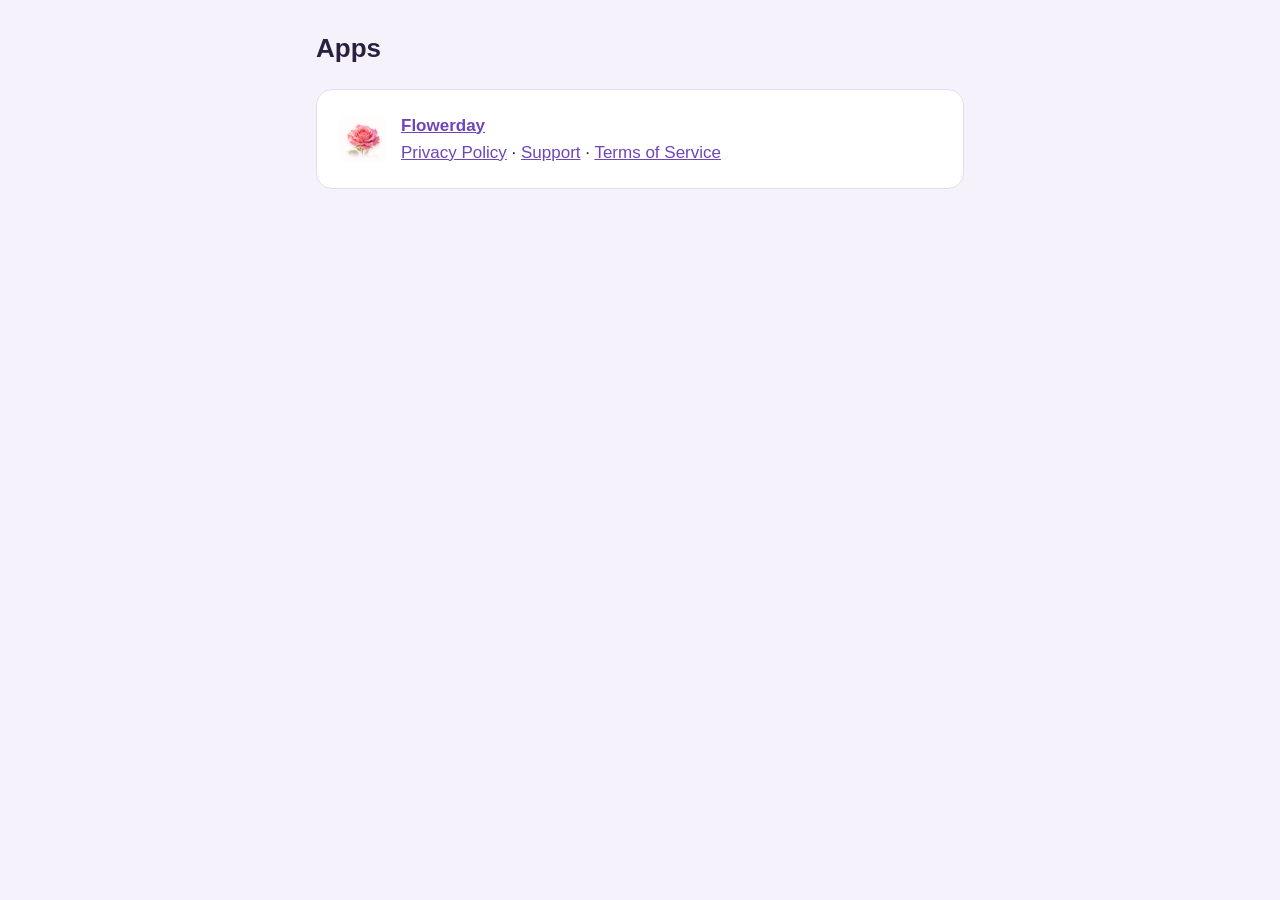
<file: index.html>
<!doctype html>
<html lang="en">
<head>
<meta charset="utf-8">
<meta name="viewport" content="width=device-width, initial-scale=1">
<title>Apps</title>
<link rel="stylesheet" href="assets/site.css">
</head>
<body>
<main>
  <header>
    <h1>Apps</h1>
  </header>

  <div class="card">
    <ul class="apps">
      <li>
        <img src="flowerday/icon.png" alt="">
        <div>
          <a class="name" href="flowerday/">Flowerday</a><br>
          <a href="flowerday/privacy/">Privacy Policy</a> · <a href="flowerday/support/">Support</a> · <a href="flowerday/terms/">Terms of Service</a>
        </div>
      </li>
    </ul>
  </div>
</main>
</body>
</html>
</file>
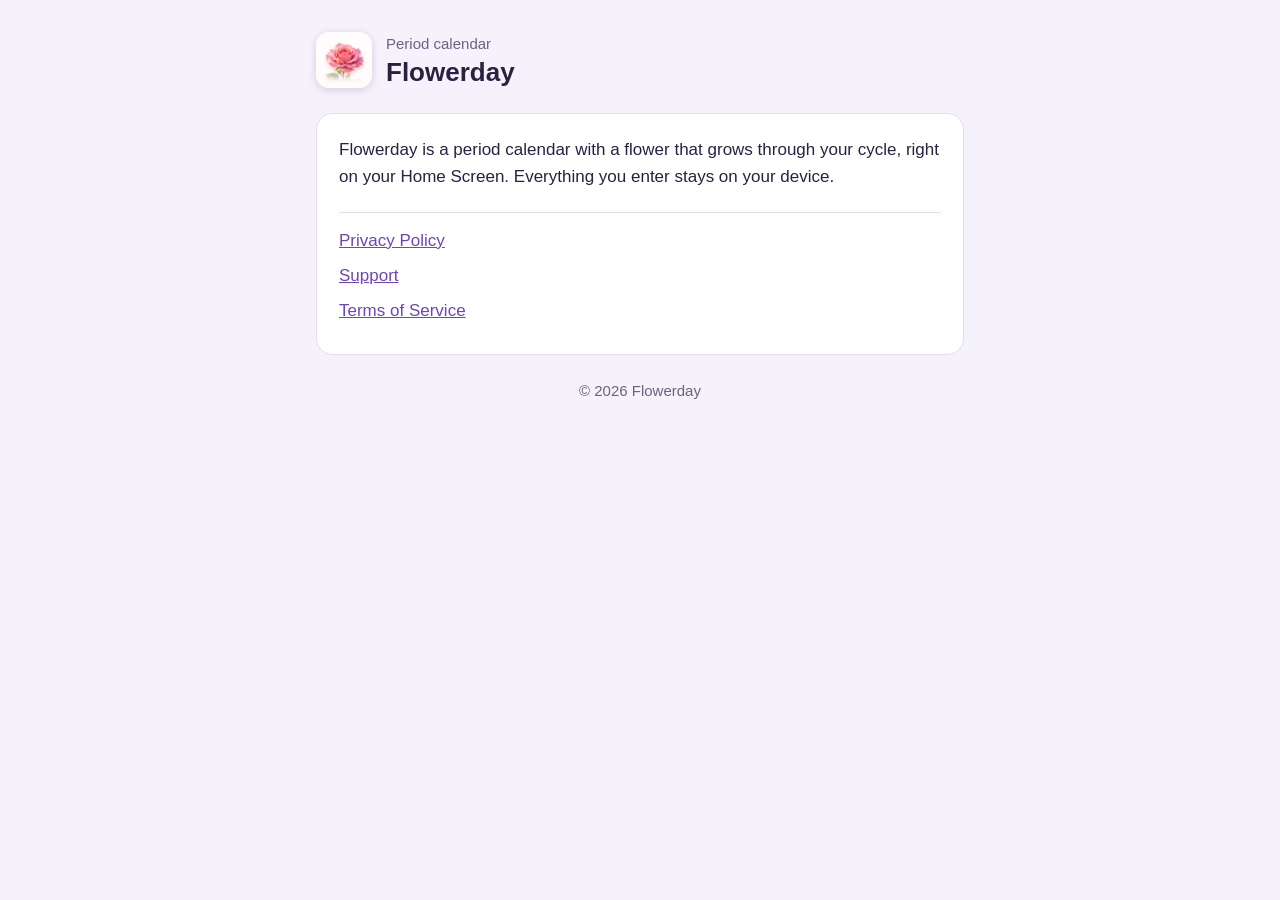
<file: flowerday/index.html>
<!doctype html>
<html lang="en">
<head>
<meta charset="utf-8">
<meta name="viewport" content="width=device-width, initial-scale=1">
<title>Flowerday</title>
<meta name="description" content="Flowerday is a period calendar with a flower that grows through your cycle.">
<link rel="icon" href="favicon.png">
<link rel="apple-touch-icon" href="apple-touch-icon.png">
<link rel="stylesheet" href="../assets/site.css">
</head>
<body>
<main>
  <header>
    <img src="icon.png" alt="">
    <div>
      <p class="app">Period calendar</p>
      <h1>Flowerday</h1>
    </div>
  </header>

  <div class="card">
    <section>
      <p>Flowerday is a period calendar with a flower that grows through your cycle, right on your Home Screen. Everything you enter stays on your device.</p>
    </section>
    <section>
      <p><a href="privacy/">Privacy Policy</a></p>
      <p><a href="support/">Support</a></p>
      <p><a href="terms/">Terms of Service</a></p>
    </section>
  </div>

  <footer>© 2026 Flowerday</footer>
</main>
</body>
</html>
</file>
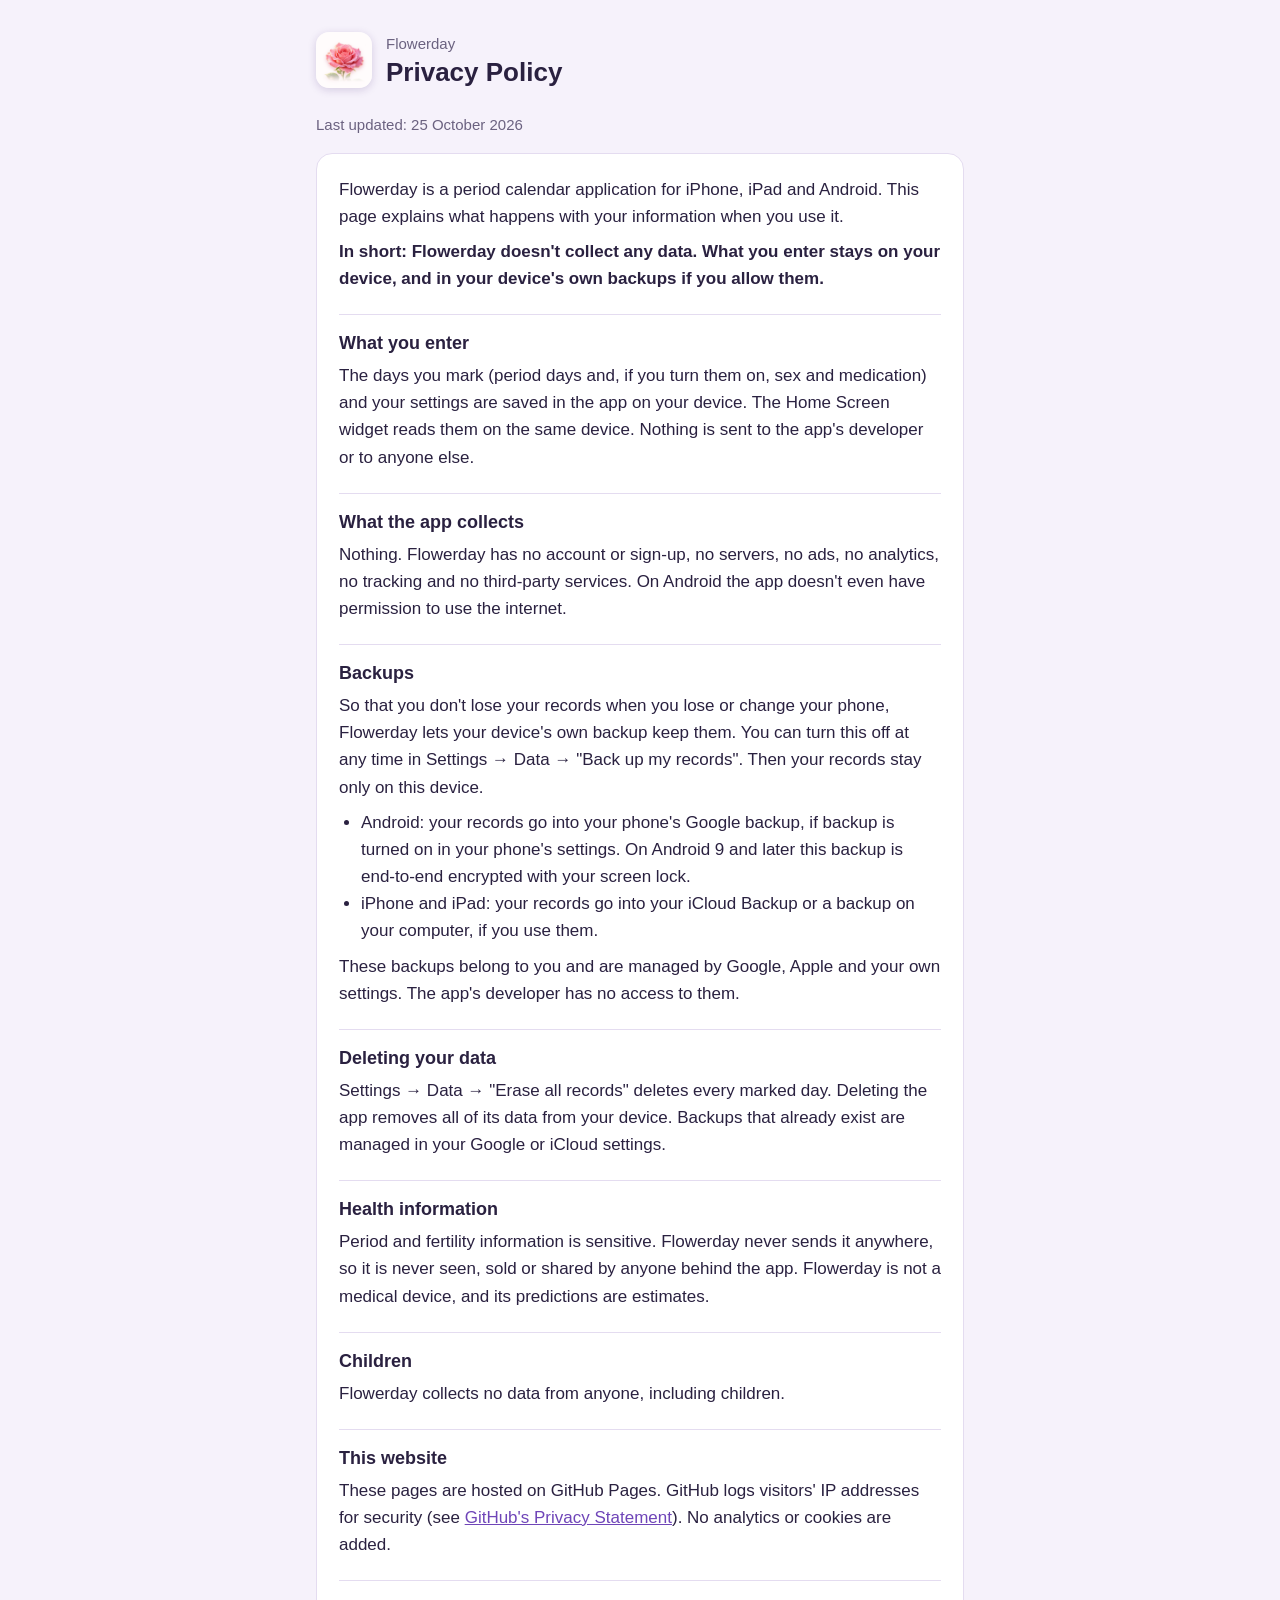
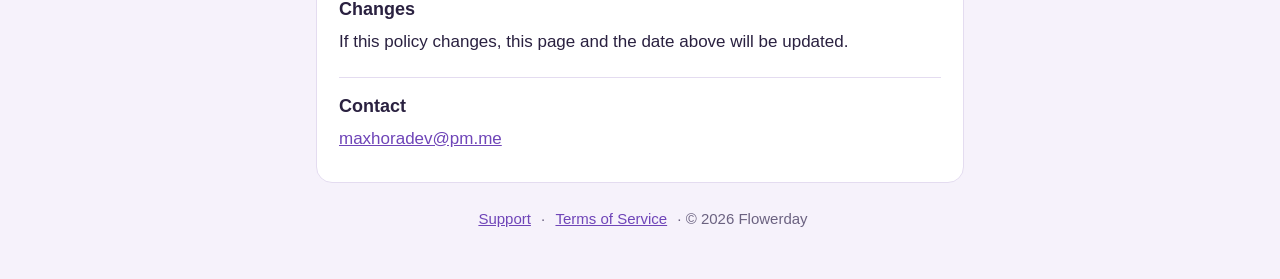
<file: flowerday/privacy/index.html>
<!doctype html>
<html lang="en">
<head>
<meta charset="utf-8">
<meta name="viewport" content="width=device-width, initial-scale=1">
<title>Flowerday - Privacy Policy</title>
<meta name="description" content="Flowerday doesn't collect any data. What you enter stays on your device.">
<link rel="icon" href="../favicon.png">
<link rel="apple-touch-icon" href="../apple-touch-icon.png">
<link rel="stylesheet" href="../../assets/site.css">
</head>
<body>
<main>
  <header>
    <img src="../icon.png" alt="">
    <div>
      <p class="app">Flowerday</p>
      <h1>Privacy Policy</h1>
    </div>
  </header>
  <p class="updated">Last updated: 25 October 2026</p>

  <div class="card">
    <section>
      <p>Flowerday is a period calendar application for iPhone, iPad and Android. This page explains what happens with your information when you use it.</p>
      <p class="lead">In short: Flowerday doesn't collect any data. What you enter stays on your device, and in your device's own backups if you allow them.</p>
    </section>

    <section>
      <h2>What you enter</h2>
      <p>The days you mark (period days and, if you turn them on, sex and medication) and your settings are saved in the app on your device. The Home Screen widget reads them on the same device. Nothing is sent to the app's developer or to anyone else.</p>
    </section>

    <section>
      <h2>What the app collects</h2>
      <p>Nothing. Flowerday has no account or sign-up, no servers, no ads, no analytics, no tracking and no third-party services. On Android the app doesn't even have permission to use the internet.</p>
    </section>

    <section>
      <h2>Backups</h2>
      <p>So that you don't lose your records when you lose or change your phone, Flowerday lets your device's own backup keep them. You can turn this off at any time in Settings → Data → "Back up my records". Then your records stay only on this device.</p>
      <ul>
        <li>Android: your records go into your phone's Google backup, if backup is turned on in your phone's settings. On Android 9 and later this backup is end-to-end encrypted with your screen lock.</li>
        <li>iPhone and iPad: your records go into your iCloud Backup or a backup on your computer, if you use them.</li>
      </ul>
      <p>These backups belong to you and are managed by Google, Apple and your own settings. The app's developer has no access to them.</p>
    </section>

    <section>
      <h2>Deleting your data</h2>
      <p>Settings → Data → "Erase all records" deletes every marked day. Deleting the app removes all of its data from your device. Backups that already exist are managed in your Google or iCloud settings.</p>
    </section>

    <section>
      <h2>Health information</h2>
      <p>Period and fertility information is sensitive. Flowerday never sends it anywhere, so it is never seen, sold or shared by anyone behind the app. Flowerday is not a medical device, and its predictions are estimates.</p>
    </section>

    <section>
      <h2>Children</h2>
      <p>Flowerday collects no data from anyone, including children.</p>
    </section>

    <section>
      <h2>This website</h2>
      <p>These pages are hosted on GitHub Pages. GitHub logs visitors' IP addresses for security (see <a href="https://docs.github.com/en/site-policy/privacy-policies/github-general-privacy-statement">GitHub's Privacy Statement</a>). No analytics or cookies are added.</p>
    </section>

    <section>
      <h2>Changes</h2>
      <p>If this policy changes, this page and the date above will be updated.</p>
    </section>

    <section>
      <h2>Contact</h2>
      <p><a href="mailto:maxhoradev@pm.me">maxhoradev@pm.me</a></p>
    </section>
  </div>

  <footer>
    <a href="../support/">Support</a> · <a href="../terms/">Terms of Service</a> · © 2026 Flowerday
  </footer>
</main>
</body>
</html>
</file>
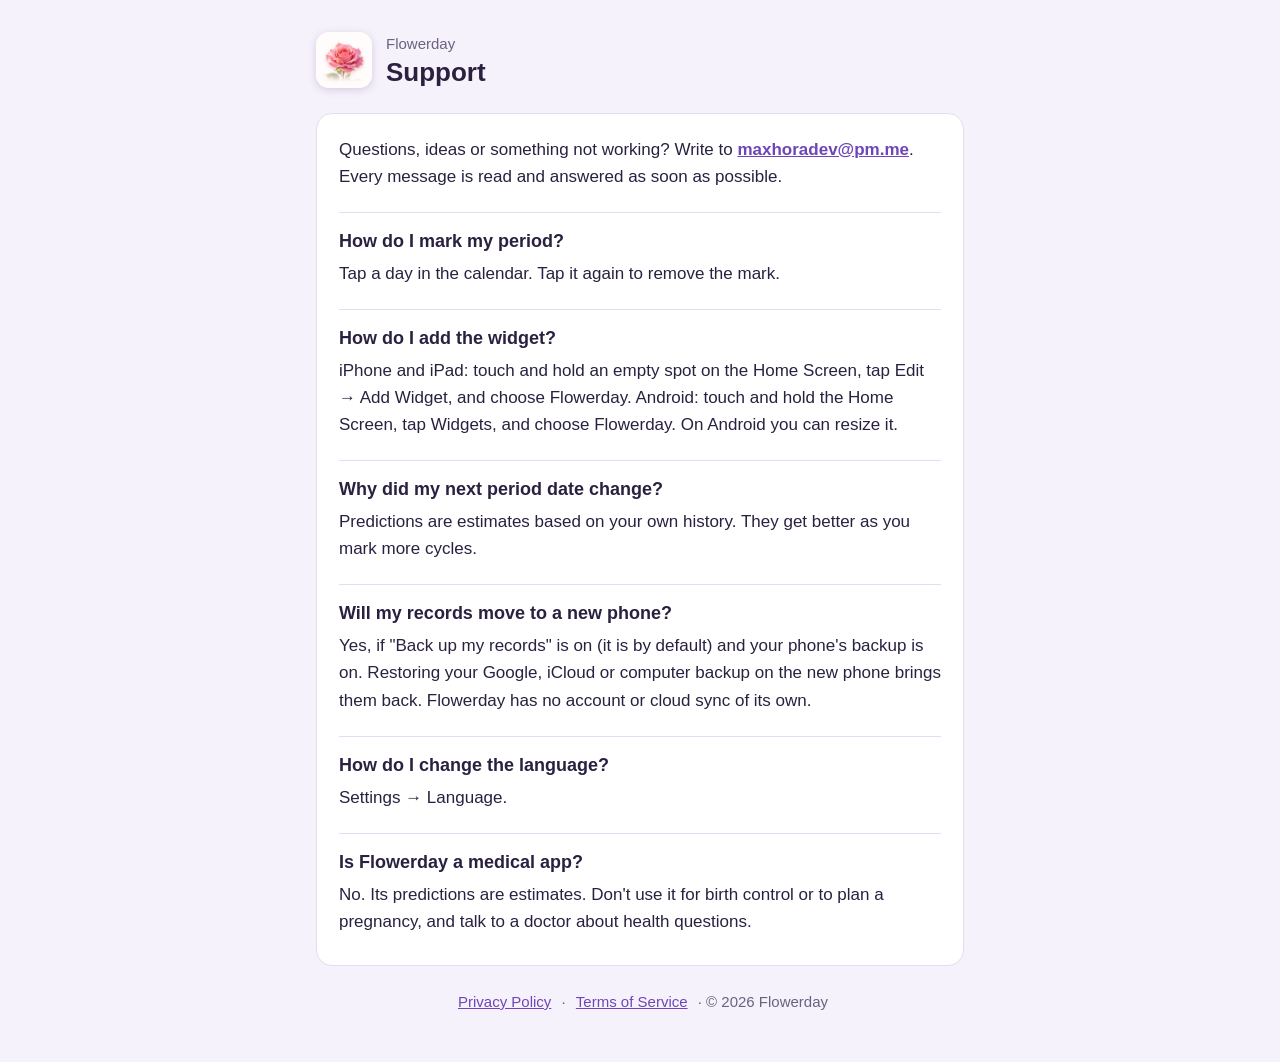
<file: flowerday/support/index.html>
<!doctype html>
<html lang="en">
<head>
<meta charset="utf-8">
<meta name="viewport" content="width=device-width, initial-scale=1">
<title>Flowerday - Support</title>
<meta name="description" content="Help and contact for Flowerday, the period calendar with a growing flower.">
<link rel="icon" href="../favicon.png">
<link rel="apple-touch-icon" href="../apple-touch-icon.png">
<link rel="stylesheet" href="../../assets/site.css">
</head>
<body>
<main>
  <header>
    <img src="../icon.png" alt="">
    <div>
      <p class="app">Flowerday</p>
      <h1>Support</h1>
    </div>
  </header>

  <div class="card">
    <section>
      <p>Questions, ideas or something not working? Write to <a href="mailto:maxhoradev@pm.me"><strong>maxhoradev@pm.me</strong></a>. Every message is read and answered as soon as possible.</p>
    </section>

    <section>
      <h2>How do I mark my period?</h2>
      <p>Tap a day in the calendar. Tap it again to remove the mark.</p>
    </section>

    <section>
      <h2>How do I add the widget?</h2>
      <p>iPhone and iPad: touch and hold an empty spot on the Home Screen, tap Edit → Add Widget, and choose Flowerday. Android: touch and hold the Home Screen, tap Widgets, and choose Flowerday. On Android you can resize it.</p>
    </section>

    <section>
      <h2>Why did my next period date change?</h2>
      <p>Predictions are estimates based on your own history. They get better as you mark more cycles.</p>
    </section>

    <section>
      <h2>Will my records move to a new phone?</h2>
      <p>Yes, if "Back up my records" is on (it is by default) and your phone's backup is on. Restoring your Google, iCloud or computer backup on the new phone brings them back. Flowerday has no account or cloud sync of its own.</p>
    </section>

    <section>
      <h2>How do I change the language?</h2>
      <p>Settings → Language.</p>
    </section>

    <section>
      <h2>Is Flowerday a medical app?</h2>
      <p>No. Its predictions are estimates. Don't use it for birth control or to plan a pregnancy, and talk to a doctor about health questions.</p>
    </section>
  </div>

  <footer>
    <a href="../privacy/">Privacy Policy</a> · <a href="../terms/">Terms of Service</a> · © 2026 Flowerday
  </footer>
</main>
</body>
</html>
</file>
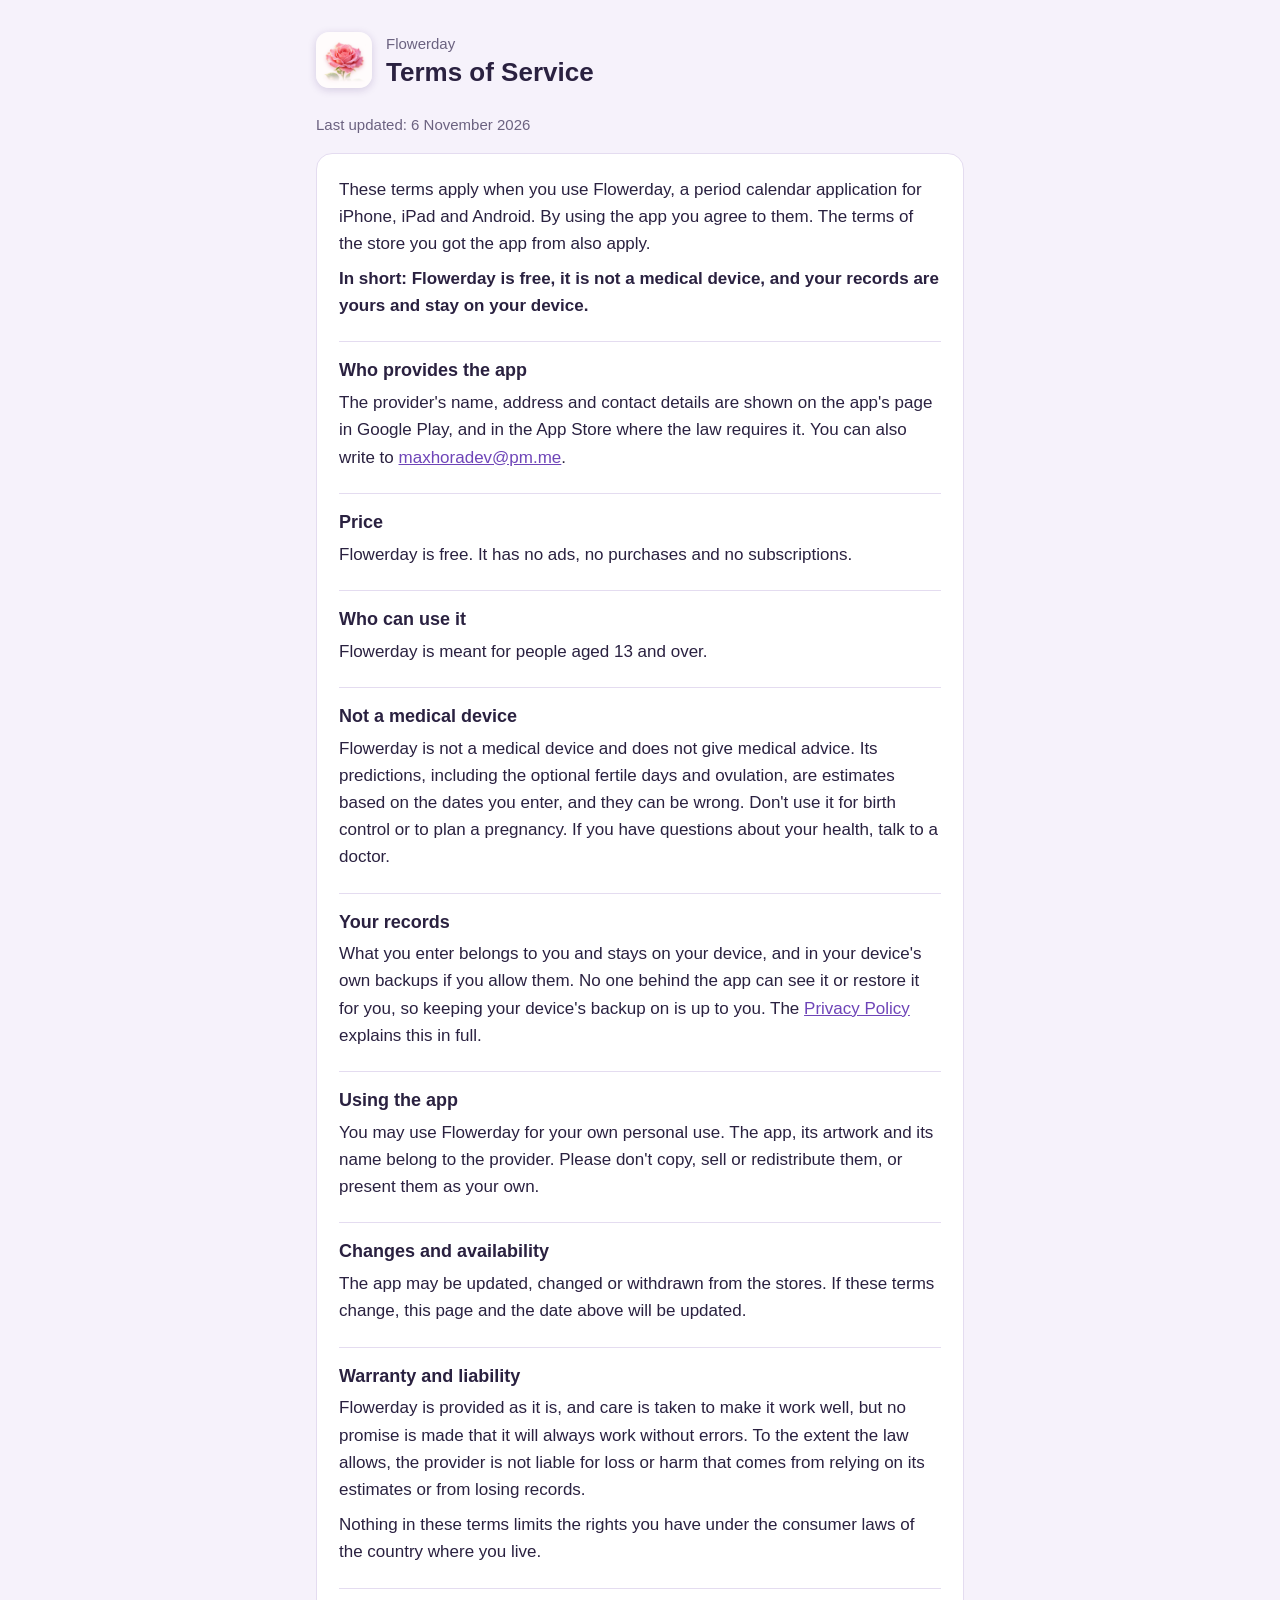
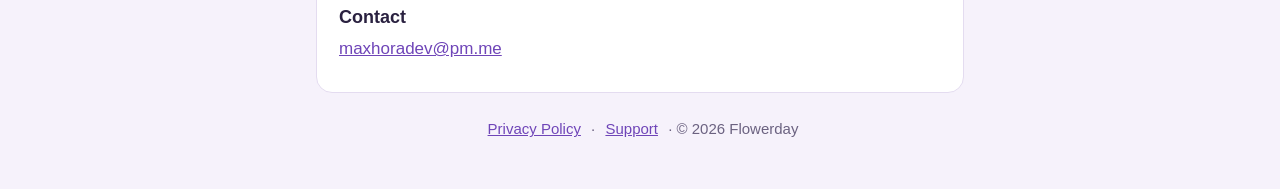
<file: flowerday/terms/index.html>
<!doctype html>
<html lang="en">
<head>
<meta charset="utf-8">
<meta name="viewport" content="width=device-width, initial-scale=1">
<title>Flowerday - Terms of Service</title>
<meta name="description" content="The terms for using Flowerday, the period calendar with a growing flower.">
<link rel="icon" href="../favicon.png">
<link rel="apple-touch-icon" href="../apple-touch-icon.png">
<link rel="stylesheet" href="../../assets/site.css">
</head>
<body>
<main>
  <header>
    <img src="../icon.png" alt="">
    <div>
      <p class="app">Flowerday</p>
      <h1>Terms of Service</h1>
    </div>
  </header>
  <p class="updated">Last updated: 6 November 2026</p>

  <div class="card">
    <section>
      <p>These terms apply when you use Flowerday, a period calendar application for iPhone, iPad and Android. By using the app you agree to them. The terms of the store you got the app from also apply.</p>
      <p class="lead">In short: Flowerday is free, it is not a medical device, and your records are yours and stay on your device.</p>
    </section>

    <section>
      <h2>Who provides the app</h2>
      <p>The provider's name, address and contact details are shown on the app's page in Google Play, and in the App Store where the law requires it. You can also write to <a href="mailto:maxhoradev@pm.me">maxhoradev@pm.me</a>.</p>
    </section>

    <section>
      <h2>Price</h2>
      <p>Flowerday is free. It has no ads, no purchases and no subscriptions.</p>
    </section>

    <section>
      <h2>Who can use it</h2>
      <p>Flowerday is meant for people aged 13 and over.</p>
    </section>

    <section>
      <h2>Not a medical device</h2>
      <p>Flowerday is not a medical device and does not give medical advice. Its predictions, including the optional fertile days and ovulation, are estimates based on the dates you enter, and they can be wrong. Don't use it for birth control or to plan a pregnancy. If you have questions about your health, talk to a doctor.</p>
    </section>

    <section>
      <h2>Your records</h2>
      <p>What you enter belongs to you and stays on your device, and in your device's own backups if you allow them. No one behind the app can see it or restore it for you, so keeping your device's backup on is up to you. The <a href="../privacy/">Privacy Policy</a> explains this in full.</p>
    </section>

    <section>
      <h2>Using the app</h2>
      <p>You may use Flowerday for your own personal use. The app, its artwork and its name belong to the provider. Please don't copy, sell or redistribute them, or present them as your own.</p>
    </section>

    <section>
      <h2>Changes and availability</h2>
      <p>The app may be updated, changed or withdrawn from the stores. If these terms change, this page and the date above will be updated.</p>
    </section>

    <section>
      <h2>Warranty and liability</h2>
      <p>Flowerday is provided as it is, and care is taken to make it work well, but no promise is made that it will always work without errors. To the extent the law allows, the provider is not liable for loss or harm that comes from relying on its estimates or from losing records.</p>
      <p>Nothing in these terms limits the rights you have under the consumer laws of the country where you live.</p>
    </section>

    <section>
      <h2>Contact</h2>
      <p><a href="mailto:maxhoradev@pm.me">maxhoradev@pm.me</a></p>
    </section>
  </div>

  <footer>
    <a href="../privacy/">Privacy Policy</a> · <a href="../support/">Support</a> · © 2026 Flowerday
  </footer>
</main>
</body>
</html>
</file>
<file: assets/site.css>
:root {
  --bg: #f6f2fb;
  --card: #ffffff;
  --text: #2a2140;
  --muted: #6b6280;
  --accent: #6f45b8;
  --line: #e4dcf0;
  color-scheme: light;
}

@media (prefers-color-scheme: dark) {
  :root {
    --bg: #17131f;
    --card: #211b2c;
    --text: #eee9f6;
    --muted: #a99fbd;
    --accent: #b99cf0;
    --line: #342b44;
    color-scheme: dark;
  }
}

* { box-sizing: border-box; }

body {
  margin: 0;
  background: var(--bg);
  color: var(--text);
  font: 17px/1.6 -apple-system, BlinkMacSystemFont, "Segoe UI", Roboto, "Helvetica Neue", Arial, sans-serif;
  -webkit-text-size-adjust: 100%;
}

main {
  max-width: 680px;
  margin: 0 auto;
  padding: 32px 16px 48px;
}

header {
  display: flex;
  align-items: center;
  gap: 14px;
  margin-bottom: 24px;
}

header img {
  width: 56px;
  height: 56px;
  border-radius: 13px;
  box-shadow: 0 2px 8px rgba(60, 30, 110, 0.18);
}

header .app { margin: 0; font-size: 15px; color: var(--muted); }

h1 { margin: 0; font-size: 26px; line-height: 1.25; }

.card {
  background: var(--card);
  border: 1px solid var(--line);
  border-radius: 16px;
  padding: 8px 22px;
}

section { padding: 14px 0; border-bottom: 1px solid var(--line); }
section:last-child { border-bottom: 0; }

h2 { margin: 0 0 4px; font-size: 18px; }

p, ul { margin: 0 0 8px; }
ul { padding-left: 22px; }

.lead { font-weight: 600; }

.updated { color: var(--muted); font-size: 15px; margin-bottom: 16px; }

a { color: var(--accent); }

footer {
  margin-top: 24px;
  color: var(--muted);
  font-size: 15px;
  text-align: center;
}

footer a { margin: 0 6px; }

.apps { list-style: none; padding: 0; margin: 0; }
.apps li { display: flex; align-items: center; gap: 14px; padding: 14px 0; }
.apps img { width: 48px; height: 48px; border-radius: 11px; }
.apps .name { font-weight: 600; }
</file>
